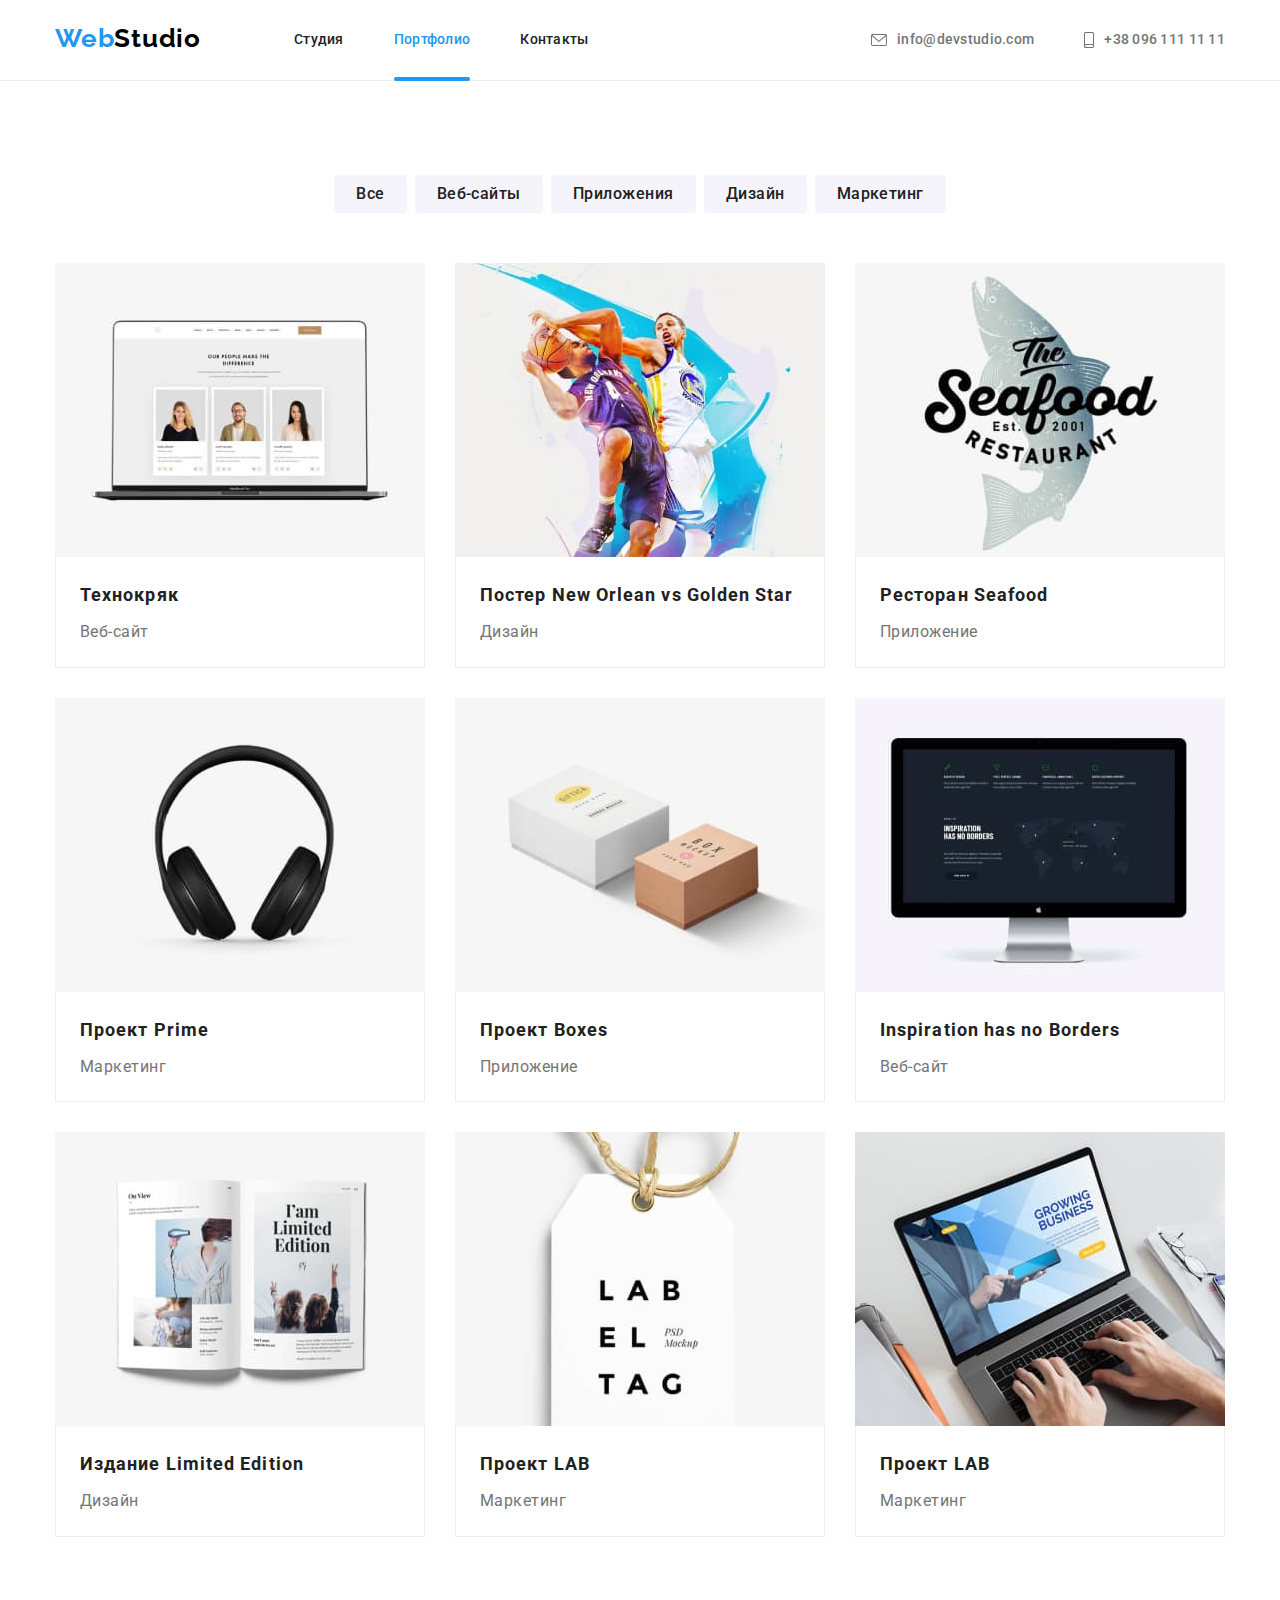
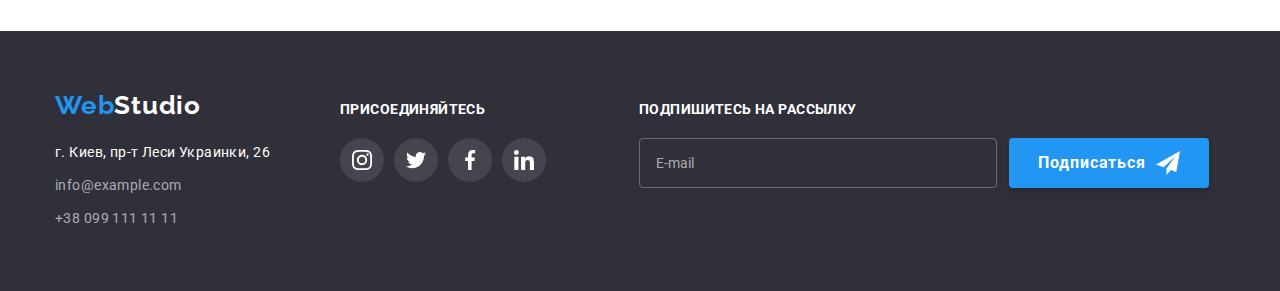
<file: portfolio.html>
<!DOCTYPE html>
<html lang="en">
  <head>
    <meta charset="UTF-8" />
    <meta http-equiv="X-UA-Compatible" content="IE=edge" />
    <meta name="viewport" content="width=device-width, initial-scale=1.0" />
    <title>Portfolio</title>
    <link
      href="https://fonts.googleapis.com/css2?family=Raleway:wght@700&family=Roboto:wght@400;500;700;900&display=swap"
      rel="stylesheet"
    />
    <link
      rel="stylesheet"
      href="https://cdnjs.cloudflare.com/ajax/libs/modern-normalize/1.1.0/modern-normalize.min.css"
    />
    <link rel="stylesheet" href="./css/main.min.css" />

  <body>
    <header class="header">
      <div class="header__container container">
        <a class="header__logo link" href="./index.html"
          >Web<span class="header__logo--primary">Studio</span>
        </a>
        <nav class="navigation">
          <ul class="navigation__list">
            <li class="navigation__item">
              <a class="navigation__link link" href="./index.html">Студия</a>
            </li>
            <li class="navigation__item">
              <a class="navigation__link navigation__link--current link" href="./portfolio.html"
                >Портфолио</a
              >
            </li>
            <li class="navigation__item"><a href="#" class="navigation__link link">Контакты</a></li>
          </ul>
        </nav>
        <ul class="header-contacts">
          <li class="header-contacts__item">
            <a class="header-contacts__link link" href="mailto:info@devstudio.com">
              <div class="header-contacts__icon--wrapper">
                <svg class="header-contacts__icon" width="16" height="12">
                  <use href="./images/icons.svg#mail"></use>
                </svg>
              </div>
              info@devstudio.com</a
            >
          </li>
          <li class="header-contacts__item">
            <a class="header-contacts__link link" href="tel:+380961111111">
              <div class="header-contacts__icon--wrapper">
                <svg class="header-contacts__icon" width="10" height="16">
                  <use href="./images/icons.svg#smartphone"></use>
                </svg>
              </div>
              +38 096 111 11 11</a
            >
          </li>
        </ul>
      </div>
    </header>
    <main>
      <section class="portfolio section">
        <div class="portfolio__container container">
          <h1 class="portfolio__title visually-hidden">Навигация</h1>
          <div class="portfolio-button--wrapper">
            <ul class="portfolio-button__list">
              <li class="portfolio-button__item">
                <button class="portfolio-button__btn" type="button">Все</button>
              </li>
              <li class="portfolio-button__item">
                <button class="portfolio-button__btn" type="button">Веб-сайты</button>
              </li>
              <li class="portfolio-button__item">
                <button class="portfolio-button__btn" type="button">Приложения</button>
              </li>
              <li class="portfolio-button__item">
                <button class="portfolio-button__btn" type="button">Дизайн</button>
              </li>
              <li class="portfolio-button__item">
                <button class="portfolio-button__btn" type="button">Маркетинг</button>
              </li>
            </ul>
          </div>
          <ul class="projects">
            <li class="projects__item">
              <a class="projects__card link" href="">
                <div class="projects__card--wrapper">
                  <img
                    class="projects__image"
                    src="./images/technocrack-opti.jpeg"
                    alt="pc"
                    width="370"
                  />
                  <div class="projects__overlay--wrapper">
                    <p class="projects__overlay">
                      Ресурс предлагает комплексные предложения с разным уровнем функционала и
                      сервисов. Все это позволит посетителю получить исчерпывающие сведения о
                      компании или частном лице.
                    </p>
                  </div>
                </div>
                <div class="projects__text--wrapper">
                  <h2 class="projects__title">Технокряк</h2>
                  <p class="projects__description">Веб-сайт</p>
                </div>
              </a>
            </li>
            <li class="projects__item">
              <a class="projects__card link" href="">
                <div class="projects__card--wrapper">
                  <img
                    class="projects__image"
                    src="./images/poster-opti.jpeg"
                    alt="poster with basketball players"
                    width="370"
                  />
                  <div class="projects__overlay--wrapper">
                    <p class="projects__overlay">
                      Ресурс предлагает комплексные предложения с разным уровнем функционала и
                      сервисов. Все это позволит посетителю получить исчерпывающие сведения о
                      компании или частном лице.
                    </p>
                  </div>
                </div>
                <div class="projects__text--wrapper">
                  <h2 class="projects__title">Постер New Orlean vs Golden Star</h2>
                  <p class="projects__description">Дизайн</p>
                </div>
              </a>
            </li>
            <li class="projects__item">
              <a class="projects__card link" href="">
                <div class="projects__card--wrapper">
                  <img
                    class="projects__image"
                    src="./images/restourant-opti.jpeg"
                    alt="restourant logo"
                    width="370"
                  />
                  <div class="projects__overlay--wrapper">
                    <p class="projects__overlay">
                      Ресурс предлагает комплексные предложения с разным уровнем функционала и
                      сервисов. Все это позволит посетителю получить исчерпывающие сведения о
                      компании или частном лице.
                    </p>
                  </div>
                </div>
                <div class="projects__text--wrapper">
                  <h2 class="projects__title">Ресторан Seafood</h2>
                  <p class="projects__description">Приложение</p>
                </div>
              </a>
            </li>
            <li class="projects__item">
              <a class="projects__card link" href="">
                <div class="projects__card--wrapper">
                  <img
                    class="projects__image"
                    src="./images/headphone-opti.jpeg"
                    alt="headphone"
                    width="370"
                  />
                  <div class="projects__overlay--wrapper">
                    <p class="projects__overlay">
                      Ресурс предлагает комплексные предложения с разным уровнем функционала и
                      сервисов. Все это позволит посетителю получить исчерпывающие сведения о
                      компании или частном лице.
                    </p>
                  </div>
                </div>
                <div class="projects__text--wrapper">
                  <h2 class="projects__title">Проект Prime</h2>
                  <p class="projects__description">Маркетинг</p>
                </div>
              </a>
            </li>
            <li class="projects__item">
              <a class="projects__card link" href="">
                <div class="projects__card--wrapper">
                  <img
                    class="projects__image"
                    src="./images/boxes-opti.jpeg"
                    alt="two boxes"
                    width="370"
                  />
                  <div class="projects__overlay--wrapper">
                    <p class="projects__overlay">
                      Ресурс предлагает комплексные предложения с разным уровнем функционала и
                      сервисов. Все это позволит посетителю получить исчерпывающие сведения о
                      компании или частном лице.
                    </p>
                  </div>
                </div>
                <div class="projects__text--wrapper">
                  <h2 class="projects__title">Проект Boxes</h2>
                  <p class="projects__description">Приложение</p>
                </div>
              </a>
            </li>
            <li class="projects__item">
              <a class="projects__card link" href="">
                <div class="projects__card--wrapper">
                  <img
                    class="projects__image"
                    src="./images/screen-opti.jpeg"
                    alt="screen"
                    width="370"
                  />
                  <div class="projects__overlay--wrapper">
                    <p class="projects__overlay">
                      Ресурс предлагает комплексные предложения с разным уровнем функционала и
                      сервисов. Все это позволит посетителю получить исчерпывающие сведения о
                      компании или частном лице.
                    </p>
                  </div>
                </div>
                <div class="projects__text--wrapper">
                  <h2 class="projects__title">Inspiration has no Borders</h2>
                  <p class="projects__description">Веб-сайт</p>
                </div>
              </a>
            </li>
            <li class="projects__item">
              <a class="projects__card link" href="">
                <div class="projects__card--wrapper">
                  <img
                    class="projects__image"
                    src="./images/magazine-opti.jpeg"
                    alt="magazine"
                    width="370"
                  />
                  <div class="projects__overlay--wrapper">
                    <p class="projects__overlay">
                      Ресурс предлагает комплексные предложения с разным уровнем функционала и
                      сервисов. Все это позволит посетителю получить исчерпывающие сведения о
                      компании или частном лице.
                    </p>
                  </div>
                </div>
                <div class="projects__text--wrapper">
                  <h2 class="projects__title">Издание Limited Edition</h2>
                  <p class="projects__description">Дизайн</p>
                </div>
              </a>
            </li>
            <li class="projects__item">
              <a class="projects__card link" href="">
                <div class="projects__card--wrapper">
                  <img
                    class="projects__image"
                    src="./images/label-opti.jpeg"
                    alt="label"
                    width="370"
                  />
                  <div class="projects__overlay--wrapper">
                    <p class="projects__overlay">
                      Ресурс предлагает комплексные предложения с разным уровнем функционала и
                      сервисов. Все это позволит посетителю получить исчерпывающие сведения о
                      компании или частном лице.
                    </p>
                  </div>
                </div>
                <div class="projects__text--wrapper">
                  <h2 class="projects__title">Проект LAB</h2>
                  <p class="projects__description">Маркетинг</p>
                </div>
              </a>
            </li>
            <li class="projects__item">
              <a class="projects__card link" href="">
                <div class="projects__card--wrapper">
                  <img
                    class="projects__image"
                    src="./images/pc-opti.jpeg"
                    alt="fingers slapping on keyboard"
                    width="370"
                  />
                  <div class="projects__overlay--wrapper">
                    <p class="projects__overlay">
                      Ресурс предлагает комплексные предложения с разным уровнем функционала и
                      сервисов. Все это позволит посетителю получить исчерпывающие сведения о
                      компании или частном лице.
                    </p>
                  </div>
                </div>
                <div class="projects__text--wrapper">
                  <h2 class="projects__title">Проект LAB</h2>
                  <p class="projects__description">Маркетинг</p>
                </div>
              </a>
            </li>
          </ul>
        </div>
      </section>
    </main>
    <footer class="footer">
      <div class="footer__container container">
        <div class="footer-left">
          <div class="footer-address">
            <a class="footer__logo header__logo link" href="./index.html"
              >Web<span class="footer__logo--secondary">Studio</span></a
            >
            <address class="footer-address__list">
              <a
                class="footer-address__link link"
                href="https://goo.gl/maps/7Yn7Yswf4JNhCeD27"
                target="_blank"
                rel="noopener noreferrer"
                >г. Киев, пр-т Леси Украинки, 26</a
              >
              <ul class="footer-contacts">
                <li class="footer-contacts__item">
                  <a class="footer-contacts__link link" href="mailto:info@example.com"
                    >info@example.com</a
                  >
                </li>
                <li class="footer-contacts__item">
                  <a class="footer-contacts__link link" href="tel:+380991111111"
                    >+38 099 111 11 11</a
                  >
                </li>
              </ul>
            </address>
          </div>
          <div class="footer-social">
            <p class="footer-social__description">присоединяйтесь</p>
            <ul class="footer-social__list">
              <li class="footer-social__item">
                <a class="footer-social__link link" href="">
                  <svg class="footer-social__icon" width="20" height="20">
                    <use href="./images/icons.svg#instagram"></use>
                  </svg>
                </a>
              </li>
              <li class="footer-social__item">
                <a class="footer-social__link" href="">
                  <svg class="footer-social__icon" width="20" height="20">
                    <use href="./images/icons.svg#twitter"></use>
                  </svg>
                </a>
              </li>
              <li class="footer-social__item">
                <a class="footer-social__link link" href="">
                  <svg class="footer-social__icon" width="20" height="20">
                    <use href="./images/icons.svg#facebook"></use>
                  </svg>
                </a>
              </li>
              <li class="footer-social__item">
                <a class="footer-social__link link" href="">
                  <svg class="footer-social__icon" width="20" height="20">
                    <use href="./images/icons.svg#linkedin"></use>
                  </svg>
                </a>
              </li>
            </ul>
          </div>
        </div>
        <div class="footer-right">
          <p class="footer-right__description footer-social__description">
            Подпишитесь на рассылку
          </p>
          <form class="footer-right__form">
            <div class="footer-right__subscription">
              <label class="footer-right__label">
                <input class="footer-right__input" type="text" placeholder="E-mail" />
              </label>
              <button class="footer-right__button button" type="submit">
                Подписаться
                <svg class="footer-right__icon" width="24" height="24">
                  <use href="./images/icons.svg#icon-send"></use>
                </svg>
              </button>
            </div>
          </form>
        </div>
      </div>
    </footer>
  </body>
</html>
</file>
<file: css/main.min.css>
:root{--primary-description-color: #757575;--primary-white-color: #ffffff;--title-color: #212121;--logo-color: #000000;--primary-blue-color: #2196f3;--hover-button-color: #188ce8;--primary-button-color: #f5f4fa;--footer-bg-color: #2f303a;--primary-bg-color: #e5e5e5;--primary-font-size: 14px;--primary-font-weight: 400;--primary-font-family: Roboto, sans-serif;--animation: 250ms cubic-bezier(0.4, 0, 0.2, 1)}body{background-color:var(--primary-white-color);font-size:var(--primary-font-size);font-weight:var(--primary-font-weight);font-family:var(--primary-font-family)}.container{width:1200px;padding-left:15px;padding-right:15px;margin-left:auto;margin-right:auto}ul{margin:0;padding:0;list-style:none}h1,h2,h3,h4,h5,h6,p{margin:0}img{display:block;max-width:100%;height:auto}input{display:-webkit-box;display:-ms-flexbox;display:flex;cursor:pointer}button{cursor:pointer}.link{text-decoration:none;color:currentColor}.section{padding-top:94px;padding-bottom:94px}.subtitle{margin-bottom:50px;font-weight:700;font-size:36px;line-height:1.17;text-align:center;letter-spacing:.03em;color:var(--title-color)}.button{width:200px;height:50px;border-radius:4px;border:none;font-weight:700;font-family:inherit;font-size:16px;line-height:1.87;text-align:center;letter-spacing:.06em}.header{border-bottom:1px solid #ececec}.header__container{display:-webkit-box;display:-ms-flexbox;display:flex}.header__logo{padding-top:24px;padding-bottom:25px;font-family:Raleway,sans-serif;font-weight:700;font-size:26px;line-height:1.15;letter-spacing:.03em;color:var(--primary-blue-color)}.header__logo--primary{color:var(--logo-color)}.navigation__list{display:-webkit-box;display:-ms-flexbox;display:flex;margin-left:93px}.navigation__item{position:relative}.navigation__item:not(:last-child){margin-right:50px}.navigation__link{display:block;padding-top:32px;padding-bottom:32px;-webkit-transition:color var(--animation);transition:color var(--animation);font-weight:500;line-height:1.14;letter-spacing:.02em;color:var(--title-color)}.navigation__link--current{color:var(--primary-blue-color)}.navigation__link--current::after{content:"";position:absolute;left:0;bottom:-1px;width:100%;border-radius:2px;border-bottom:4px solid var(--primary-blue-color)}.navigation__link:hover,.navigation__link:focus{color:var(--primary-blue-color)}.header-contacts{display:-webkit-box;display:-ms-flexbox;display:flex;margin-left:auto}.header-contacts__item>.header-contacts__link{display:-webkit-box;display:-ms-flexbox;display:flex;-webkit-box-align:center;-ms-flex-align:center;align-items:center;font-weight:500;line-height:1.14;letter-spacing:.02em;color:var(--primary-description-color)}.header-contacts__item:not(:last-child){margin-right:50px}.header-contacts__link{display:block;padding-top:32px;padding-bottom:32px;-webkit-transition:color var(--animation),fill var(--animation);transition:color var(--animation),fill var(--animation)}.header-contacts__link:hover,.header-contacts__link:focus{color:var(--primary-blue-color);fill:var(--primary-blue-color)}.header-contacts__icon--wrapper{display:-webkit-box;display:-ms-flexbox;display:flex;margin-right:10px}.header-contacts__icon{fill:currentColor}.hero{background-image:-webkit-gradient(linear, left top, left bottom, from(rgba(47, 48, 58, 0.4)), to(rgba(47, 48, 58, 0.4))),url(../images/hero-opti.jpeg);background-image:linear-gradient(rgba(47, 48, 58, 0.4), rgba(47, 48, 58, 0.4)),url(../images/hero-opti.jpeg);background-size:cover;background-repeat:no-repeat;background-position:50% 50%;max-width:1600px;margin-left:auto;margin-right:auto;background-color:#c4c4c4;text-align:center;padding-top:200px;padding-bottom:200px}.hero__container{margin:0 auto;width:696px}.hero__title{margin-bottom:30px;font-weight:900;font-size:44px;line-height:1.36;color:var(--primary-white-color);letter-spacing:.06em;text-transform:uppercase;text-align:center}.hero__button{background-color:var(--primary-blue-color);color:var(--primary-white-color);-webkit-transition:background-color var(--animation);transition:background-color var(--animation)}.hero__button:hover,.hero__button:focus{background-color:var(--hover-button-color)}.backdrop{position:fixed;top:0;left:0;width:100%;height:100%;background-color:rgba(0,0,0,.2);opacity:1;visibility:visible;-webkit-transition:opacity var(--animation);transition:opacity var(--animation)}.is-hidden{opacity:0;pointer-events:none}.backdrop.is-hidden .modal{-webkit-transform:translate(-50%, -50%) scale(2);transform:translate(-50%, -50%) scale(2)}.modal{position:absolute;top:50%;left:50%;-webkit-transform:translate(-50%, -50%) scale(1);transform:translate(-50%, -50%) scale(1);min-height:581px;min-width:528px;padding:40px;background-color:var(--primary-white-color);-webkit-box-shadow:1px 0px 2px rgba(0,0,0,.2),1px 0px 1px rgba(0,0,0,.14),3px 0px 1px rgba(0,0,0,.12);box-shadow:1px 0px 2px rgba(0,0,0,.2),1px 0px 1px rgba(0,0,0,.14),3px 0px 1px rgba(0,0,0,.12);border-radius:4px;-webkit-transition:-webkit-transform var(--animation);transition:-webkit-transform var(--animation);transition:transform var(--animation);transition:transform var(--animation), -webkit-transform var(--animation)}.button-close{position:absolute;display:-webkit-box;display:-ms-flexbox;display:flex;-webkit-box-align:center;-ms-flex-align:center;align-items:center;-webkit-box-pack:center;-ms-flex-pack:center;justify-content:center;width:30px;height:30px;top:8px;right:8px;border-radius:50%;background-color:var(--primary-white-color);border:1px solid rgba(0,0,0,.1);-webkit-transition:fill var(--animation);transition:fill var(--animation)}.button-close:hover,.button-close:focus{fill:var(--primary-blue-color)}.modal__title{margin-bottom:12px;font-weight:700;font-size:20px;line-height:1.15;text-align:center;letter-spacing:.03em;color:var(--title-color)}.modal__button{margin:0 auto;margin-top:30px;display:-webkit-box;display:-ms-flexbox;display:flex;-webkit-box-pack:center;-ms-flex-pack:center;justify-content:center;-webkit-box-align:center;-ms-flex-align:center;align-items:center;background-color:var(--primary-blue-color);color:var(--primary-white-color);-webkit-box-shadow:0px 4px 4px rgba(0,0,0,.15);box-shadow:0px 4px 4px rgba(0,0,0,.15);-webkit-transition:background-color var(--animation);transition:background-color var(--animation)}.modal__button:hover,.modal__button:focus{background-color:var(--hover-button-color)}.modal__wrapper{margin-bottom:10px;position:relative}.modal__input{padding-left:35px;min-height:40px;width:100%;display:-webkit-box;display:-ms-flexbox;display:flex;-webkit-box-orient:vertical;-webkit-box-direction:normal;-ms-flex-direction:column;flex-direction:column;-webkit-box-align:start;-ms-flex-align:start;align-items:flex-start;cursor:pointer;outline:rgba(0,0,0,0);border:1px solid rgba(33,33,33,.2);margin-top:4px;-webkit-transition:border-color var(--animation);transition:border-color var(--animation);border-radius:4px}.modal__input:hover,.modal__input:focus{border-color:var(--primary-blue-color)}.modal__label{font-size:12px;position:relative;width:100%;display:-webkit-box;display:-ms-flexbox;display:flex;-webkit-box-orient:vertical;-webkit-box-direction:normal;-ms-flex-direction:column;flex-direction:column;-webkit-box-align:start;-ms-flex-align:start;align-items:flex-start;cursor:pointer;color:var(--primary-description-color)}.modal__field{position:relative;width:100%}.modal__icon{position:absolute;display:-webkit-box;display:-ms-flexbox;display:flex;margin-left:12px;top:50%;-webkit-transform:translate(0%, -50%);transform:translate(0%, -50%);-webkit-transition:fill var(--animation);transition:fill var(--animation)}.modal__input:hover+.modal__icon,.modal__input:focus+.modal__icon{fill:var(--primary-blue-color)}.modal-comment__textarea{min-height:120px;margin-top:4px;-webkit-box-orient:vertical;-webkit-box-direction:normal;-ms-flex-direction:column;flex-direction:column;display:-webkit-box;display:-ms-flexbox;display:flex;-webkit-box-align:start;-ms-flex-align:start;align-items:flex-start;width:100%;resize:none;cursor:pointer;padding:12px 16px;outline:rgba(0,0,0,0);border-color:rgba(33,33,33,.2);border-radius:4px;-webkit-transition:border-color var(--animation);transition:border-color var(--animation)}.modal-comment__textarea::-webkit-input-placeholder{color:rgba(117,117,117,.5);font-size:14px}.modal-comment__textarea::-moz-placeholder{color:rgba(117,117,117,.5);font-size:14px}.modal-comment__textarea:-ms-input-placeholder{color:rgba(117,117,117,.5);font-size:14px}.modal-comment__textarea::-ms-input-placeholder{color:rgba(117,117,117,.5);font-size:14px}.modal-comment__textarea::placeholder{color:rgba(117,117,117,.5);font-size:14px}.modal-comment__textarea:hover,.modal-comment__textarea:focus{border-color:var(--primary-blue-color)}.modal-agreement__wrapper{display:-webkit-box;display:-ms-flexbox;display:flex;-webkit-box-pack:center;-ms-flex-pack:center;justify-content:center;-webkit-box-align:center;-ms-flex-align:center;align-items:center;margin-top:20px}.modal-agreement__title{color:var(--primary-description-color);line-height:1.71;letter-spacing:.03em;cursor:pointer}.modal-agreement__link{line-height:1.71;letter-spacing:.03em;color:var(--primary-blue-color)}.modal-agreement__border{display:-webkit-inline-box;display:-ms-inline-flexbox;display:inline-flex;-webkit-box-align:center;-ms-flex-align:center;align-items:center;-webkit-box-pack:center;-ms-flex-pack:center;justify-content:center;width:16px;height:15px;border-radius:2px;outline:2px solid var(--title-color);margin-right:7px;cursor:pointer;outline-offset:-2px;-webkit-transition:background-color var(--animation),outline-color var(--animation);transition:background-color var(--animation),outline-color var(--animation)}.modal-agreement__icon{fill:rgba(0,0,0,0)}.modal-agreement__checkbox:checked+.modal-agreement__border{background-color:var(--primary-blue-color);outline-color:var(--primary-blue-color);border:none}.modal-agreement__checkbox:checked+.modal-agreement__border>.modal-agreement__icon{fill:var(--primary-white-color)}.engagement__list{display:-webkit-box;display:-ms-flexbox;display:flex;gap:30px}.engagement__item{width:370px}.engagement__description{position:absolute;bottom:0;width:100%;height:70px;display:-webkit-box;display:-ms-flexbox;display:flex;-webkit-box-align:center;-ms-flex-align:center;align-items:center;-webkit-box-pack:center;-ms-flex-pack:center;justify-content:center;font-weight:700;font-size:14px;line-height:1.14;text-align:center;letter-spacing:.03em;text-transform:uppercase;background-color:rgba(47,48,58,.8);color:var(--primary-white-color)}.engagement__description--wrapper{position:relative;display:-webkit-box;display:-ms-flexbox;display:flex;-webkit-box-align:center;-ms-flex-align:center;align-items:center;-webkit-box-pack:center;-ms-flex-pack:center;justify-content:center}.team{background-color:var(--primary-button-color)}.team__list{display:-webkit-box;display:-ms-flexbox;display:flex;gap:30px}.team__member{width:270px;background-color:var(--primary-white-color);-webkit-box-shadow:0px 1px 3px rgba(0,0,0,.12),0px 1px 1px rgba(0,0,0,.14),0px 2px 1px rgba(0,0,0,.2);box-shadow:0px 1px 3px rgba(0,0,0,.12),0px 1px 1px rgba(0,0,0,.14),0px 2px 1px rgba(0,0,0,.2);border-radius:0px 0px 4px 4px}.team__text{padding-top:30px;padding-bottom:30px}.team__name{margin-bottom:10px;font-weight:500;font-size:16px;line-height:1.19;color:var(--title-color);text-align:center;letter-spacing:.03em}.team__position{margin-bottom:10px;font-size:16px;line-height:1.18;text-align:center;letter-spacing:.03em;color:var(--primary-description-color)}.social-icon{display:-webkit-box;display:-ms-flexbox;display:flex;gap:10px;-webkit-box-pack:center;-ms-flex-pack:center;justify-content:center}.social-icon__logo{fill:currentColor}.social-icon__item{fill:currentColor;display:-webkit-box;display:-ms-flexbox;display:flex;-webkit-box-pack:center;-ms-flex-pack:center;justify-content:center;height:44px;width:44px}.social-icon__item:last-child{margin-right:0}.social-icon__link{border-radius:50%;color:#afb1b8;width:44px;height:44px;display:-webkit-box;display:-ms-flexbox;display:flex;-webkit-box-align:center;-ms-flex-align:center;align-items:center;-webkit-box-pack:center;-ms-flex-pack:center;justify-content:center;-webkit-transition:fill var(--animation),color var(--animation),background-color var(--animation);transition:fill var(--animation),color var(--animation),background-color var(--animation)}.social-icon__link:hover,.social-icon__link:focus{fill:var(--primary-white-color);color:var(--primary-white-color);background-color:var(--primary-blue-color)}.portfolio-button--wrapper{margin-bottom:50px}.portfolio-button__list{display:-webkit-box;display:-ms-flexbox;display:flex;-webkit-box-pack:center;-ms-flex-pack:center;justify-content:center}.portfolio-button__item:not(:last-child){margin-right:8px}.portfolio-button__btn{font-family:inherit;font-weight:500;font-size:16px;line-height:1.6;text-align:center;letter-spacing:.03em;padding:6px 22px;border:none;border-radius:4px;background-color:var(--primary-button-color);color:var(--title-color);-webkit-transition:color var(--animation),background-color var(--animation),-webkit-box-shadow var(--animation);transition:color var(--animation),background-color var(--animation),-webkit-box-shadow var(--animation);transition:color var(--animation),background-color var(--animation),box-shadow var(--animation);transition:color var(--animation),background-color var(--animation),box-shadow var(--animation),-webkit-box-shadow var(--animation)}.portfolio-button__btn:focus,.portfolio-button__btn:hover{color:var(--primary-white-color);background-color:var(--primary-blue-color);-webkit-box-shadow:0px 3px 1px rgba(0,0,0,.1),0px 1px 2px rgba(0,0,0,.08),0px 2px 2px rgba(0,0,0,.12);box-shadow:0px 3px 1px rgba(0,0,0,.1),0px 1px 2px rgba(0,0,0,.08),0px 2px 2px rgba(0,0,0,.12)}.projects{-ms-flex-wrap:wrap;flex-wrap:wrap;display:-webkit-box;display:-ms-flexbox;display:flex;gap:30px}.projects__item{-ms-flex-preferred-size:370px;flex-basis:370px;height:100%}.projects__card{display:block;-webkit-transition:opacity var(--animation),-webkit-box-shadow var(--animation);transition:opacity var(--animation),-webkit-box-shadow var(--animation);transition:box-shadow var(--animation),opacity var(--animation);transition:box-shadow var(--animation),opacity var(--animation),-webkit-box-shadow var(--animation)}.projects__card:hover,.projects__card:focus{-webkit-box-shadow:0px 1px 1px rgba(0,0,0,.12),0px 4px 4px rgba(0,0,0,.06),1px 4px 6px rgba(0,0,0,.16);box-shadow:0px 1px 1px rgba(0,0,0,.12),0px 4px 4px rgba(0,0,0,.06),1px 4px 6px rgba(0,0,0,.16)}.projects__card--wrapper{position:relative;overflow:hidden}.projects__overlay{position:absolute;left:0;top:0;opacity:0;padding:63px 24px;font-size:18px;line-height:1.55;vertical-align:top;letter-spacing:.03em;background-color:rgba(33,150,243,.9);color:var(--primary-white-color);-webkit-transform:translateY(100%);transform:translateY(100%);-webkit-transition:opacity var(--animation),-webkit-transform var(--animation);transition:opacity var(--animation),-webkit-transform var(--animation);transition:transform var(--animation),opacity var(--animation);transition:transform var(--animation),opacity var(--animation),-webkit-transform var(--animation)}.projects__item:hover .projects__overlay{-webkit-transform:translateY(0);transform:translateY(0);opacity:1}.projects__text--wrapper{overflow:hidden;padding-top:20px;padding-right:24px;padding-bottom:20px;padding-left:24px;border-right:1px solid #eee;border-bottom:1px solid #eee;border-left:1px solid #eee}.projects__title{margin-bottom:4px;text-align:left;font-weight:700;font-size:18px;line-height:2;letter-spacing:.06em;color:var(--title-color)}.projects__description{text-align:left;font-size:16px;line-height:1.87;letter-spacing:.03em;color:var(--primary-description-color)}.footer{background-color:var(--footer-bg-color);padding-top:60px;padding-bottom:60px}.footer__container{display:-webkit-box;display:-ms-flexbox;display:flex;-webkit-box-align:baseline;-ms-flex-align:baseline;align-items:baseline;gap:93px}.footer-left{display:-webkit-box;display:-ms-flexbox;display:flex;-webkit-box-align:baseline;-ms-flex-align:baseline;align-items:baseline;gap:70px}.footer__logo{padding-top:0;padding-bottom:0;margin-bottom:20px;display:block}.footer__logo--secondary{color:var(--primary-white-color)}.footer-address__link{display:block;margin-bottom:9px;font-style:normal;line-height:1.71;letter-spacing:.03em;color:var(--primary-white-color);-webkit-transition:color var(--animation);transition:color var(--animation)}.footer-address__link:focus,.footer-address__link:hover{color:var(--primary-blue-color)}.footer-contacts__item:not(:last-child){margin-bottom:9px}.footer-contacts__link{font-style:normal;line-height:1.71;letter-spacing:.03em;color:rgba(255,255,255,.6);-webkit-transition:color var(--animation);transition:color var(--animation)}.footer-contacts__link:focus,.footer-contacts__link:hover{color:var(--primary-blue-color)}.footer-social__description{margin-bottom:20px;font-weight:700;font-size:14px;line-height:1.14;letter-spacing:.03em;text-transform:uppercase;color:var(--primary-white-color)}.footer-social__list{display:-webkit-box;display:-ms-flexbox;display:flex;gap:10px;-webkit-box-pack:center;-ms-flex-pack:center;justify-content:center}.footer-social__item{fill:currentColor;display:-webkit-box;display:-ms-flexbox;display:flex;-webkit-box-pack:center;-ms-flex-pack:center;justify-content:center;height:44px;width:44px}.footer-social__item:last-child{margin-right:0}.footer-social__link{color:var(--primary-white-color);background-color:rgba(255,255,255,.1);border-radius:50%;width:44px;height:44px;display:-webkit-box;display:-ms-flexbox;display:flex;-webkit-box-align:center;-ms-flex-align:center;align-items:center;-webkit-box-pack:center;-ms-flex-pack:center;justify-content:center;-webkit-transition:fill var(--animation),color var(--animation),background-color var(--animation);transition:fill var(--animation),color var(--animation),background-color var(--animation)}.footer-social__link:hover,.footer-social__link:focus{fill:var(--primary-white-color);color:var(--primary-white-color);background-color:var(--primary-blue-color);border-radius:50%}.footer-social__icon{fill:currentColor}.footer-right__subscription{display:-webkit-box;display:-ms-flexbox;display:flex}.footer-right__label{margin-right:12px}.footer-right__input{height:50px;width:358px;background-color:inherit;border:1px solid rgba(255,255,255,.3);border-radius:4px;padding-left:16px;outline:none;color:var(--primary-white-color)}.footer-right__input::-webkit-input-placeholder{color:rgba(255,255,255,.6)}.footer-right__input::-moz-placeholder{color:rgba(255,255,255,.6)}.footer-right__input:-ms-input-placeholder{color:rgba(255,255,255,.6)}.footer-right__input::-ms-input-placeholder{color:rgba(255,255,255,.6)}.footer-right__input::placeholder{color:rgba(255,255,255,.6)}.footer-right__button{display:-webkit-box;display:-ms-flexbox;display:flex;-webkit-box-pack:center;-ms-flex-pack:center;justify-content:center;-webkit-box-align:center;-ms-flex-align:center;align-items:center;background-color:var(--primary-blue-color);color:var(--primary-white-color);-webkit-box-shadow:0px 4px 4px rgba(0,0,0,.15);box-shadow:0px 4px 4px rgba(0,0,0,.15)}.footer-right__icon{margin-left:10px;fill:var(--primary-white-color)}.features{padding-bottom:0}.features__list{display:-webkit-box;display:-ms-flexbox;display:flex;gap:30px}.features__icon--wrapper{display:-webkit-box;display:-ms-flexbox;display:flex;-webkit-box-pack:center;-ms-flex-pack:center;justify-content:center;-webkit-box-align:center;-ms-flex-align:center;align-items:center;width:270px;height:120px;margin-bottom:30px;background-color:var(--primary-button-color);border-radius:4px}.features__title{margin-bottom:10px;font-size:14px;font-weight:700;color:var(--title-color);line-height:1.14;letter-spacing:.03em;text-transform:uppercase}.features__description{line-height:1.71;letter-spacing:.03em;color:var(--primary-description-color)}.clients__list{display:-webkit-box;display:-ms-flexbox;display:flex;gap:30px}.clients__item{width:170px;height:92px}.clients__card{height:92px;width:170px;display:-webkit-box;display:-ms-flexbox;display:flex;-webkit-box-pack:center;-ms-flex-pack:center;justify-content:center;-webkit-box-align:center;-ms-flex-align:center;align-items:center;color:#afb1b8;border:1px solid #afb1b8;border-radius:4px;-webkit-transition:border var(--animation),fill var(--animation),color var(--animation);transition:border var(--animation),fill var(--animation),color var(--animation)}.clients__card:hover,.clients__card:focus{border:1px solid var(--primary-blue-color);fill:var(--primary-blue-color);color:var(--primary-blue-color)}.clients__icon{fill:currentColor}.visually-hidden{position:absolute;white-space:nowrap;width:1px;height:1px;overflow:hidden;border:0;padding:0;clip:rect(0 0 0 0);-webkit-clip-path:inset(50%);clip-path:inset(50%);margin:-1px}/*# sourceMappingURL=main.min.css.map */
</file>
